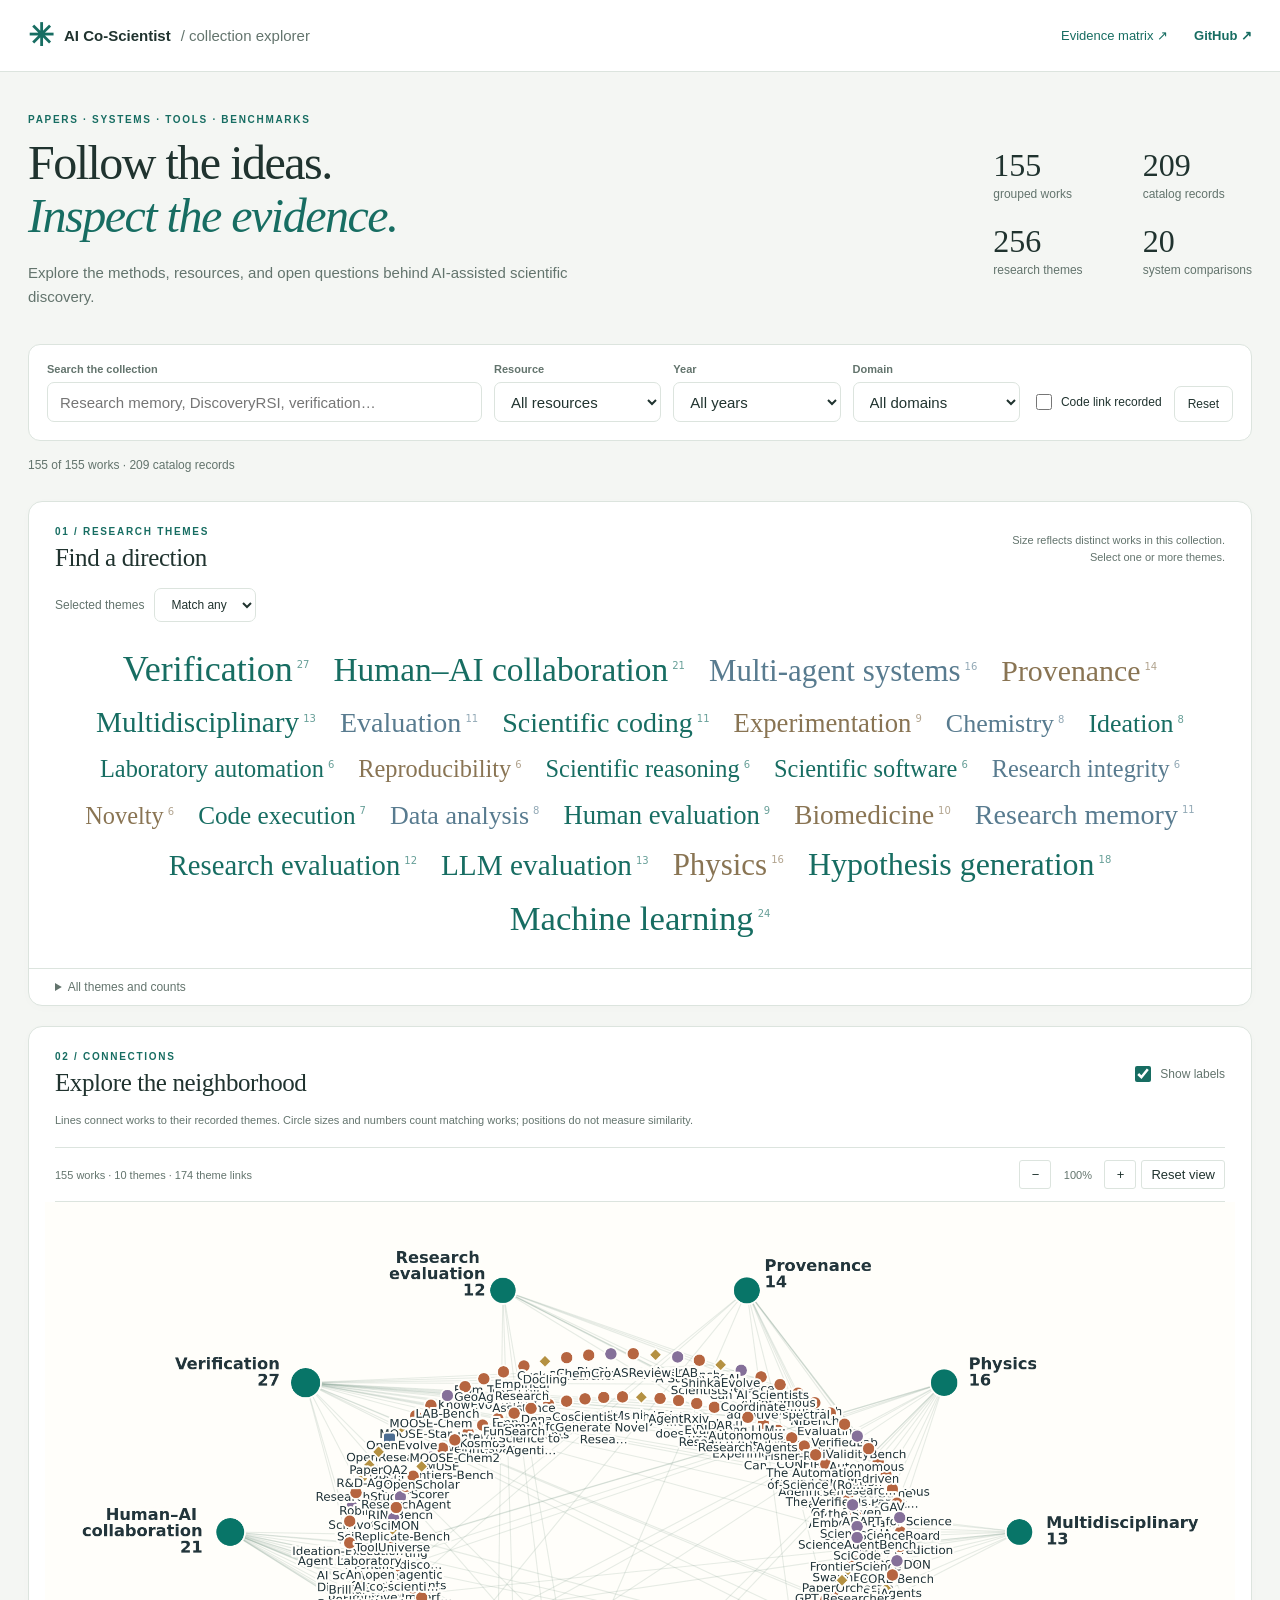
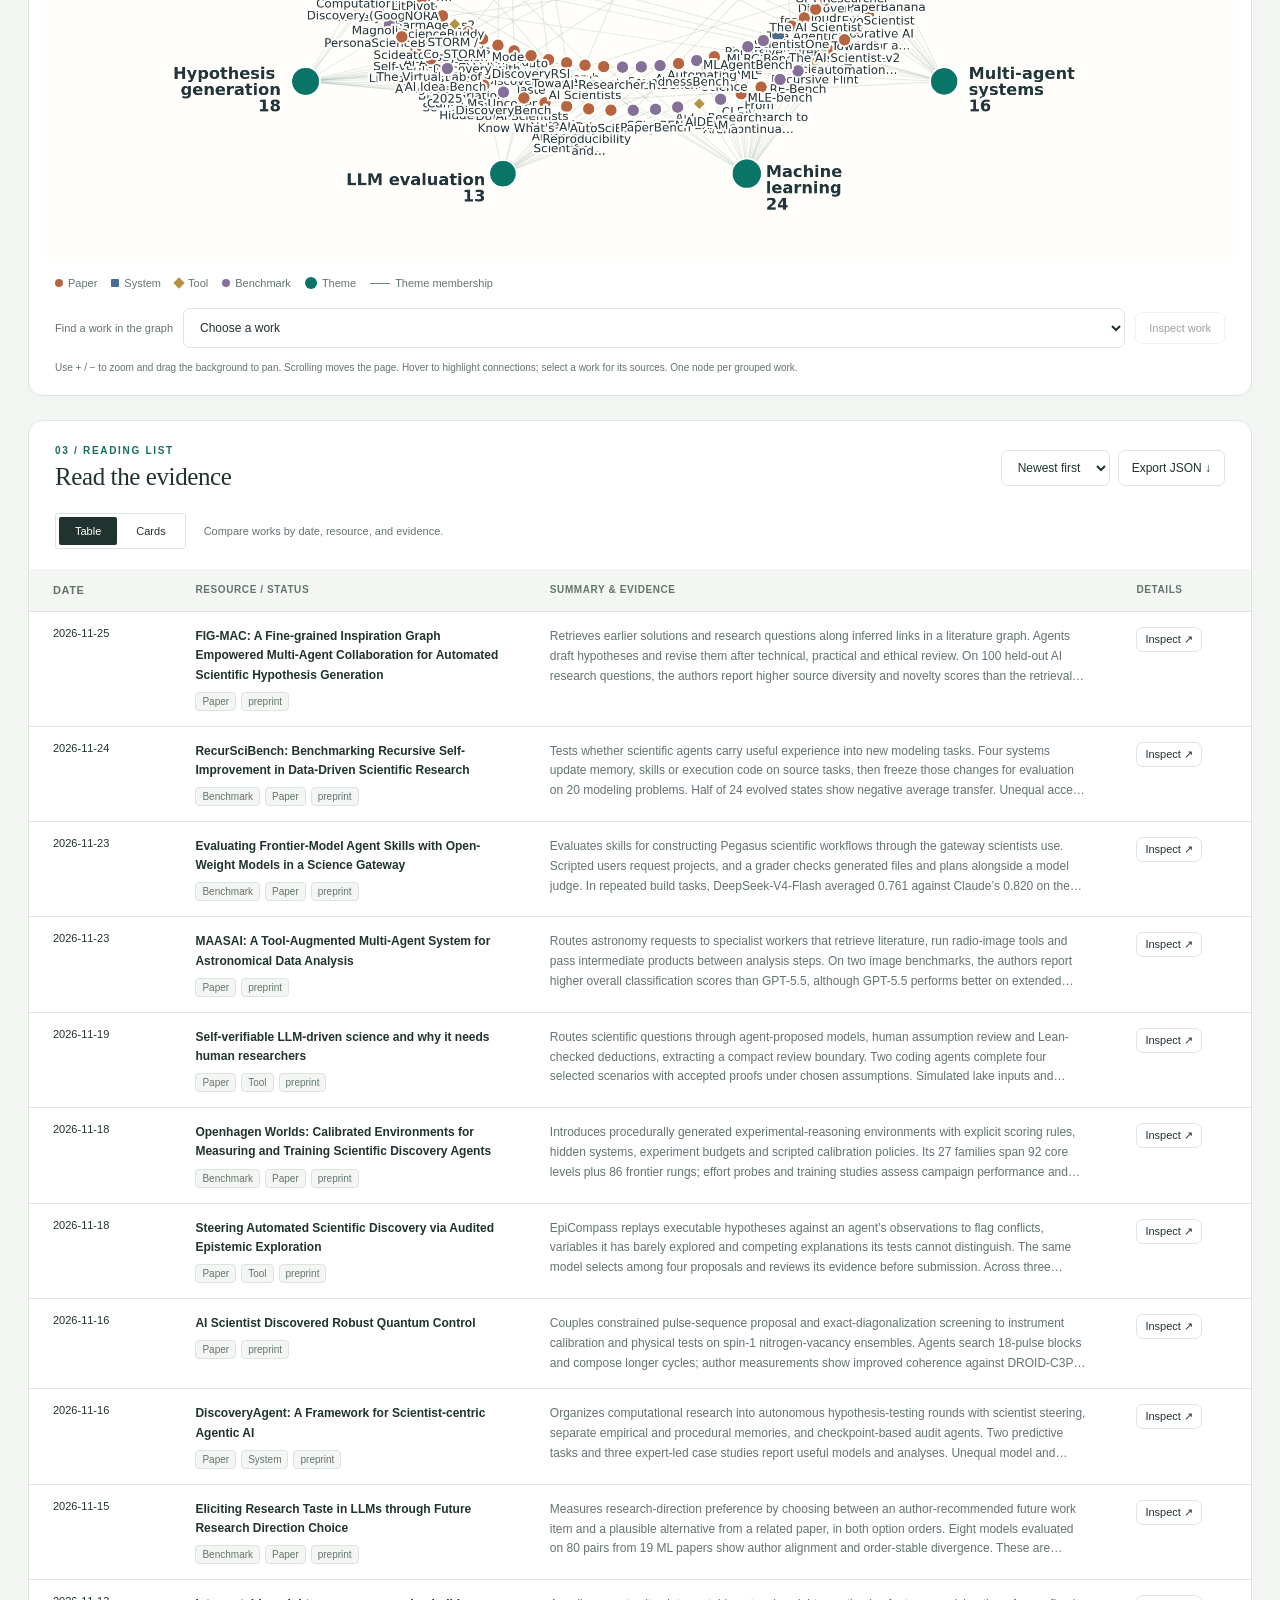
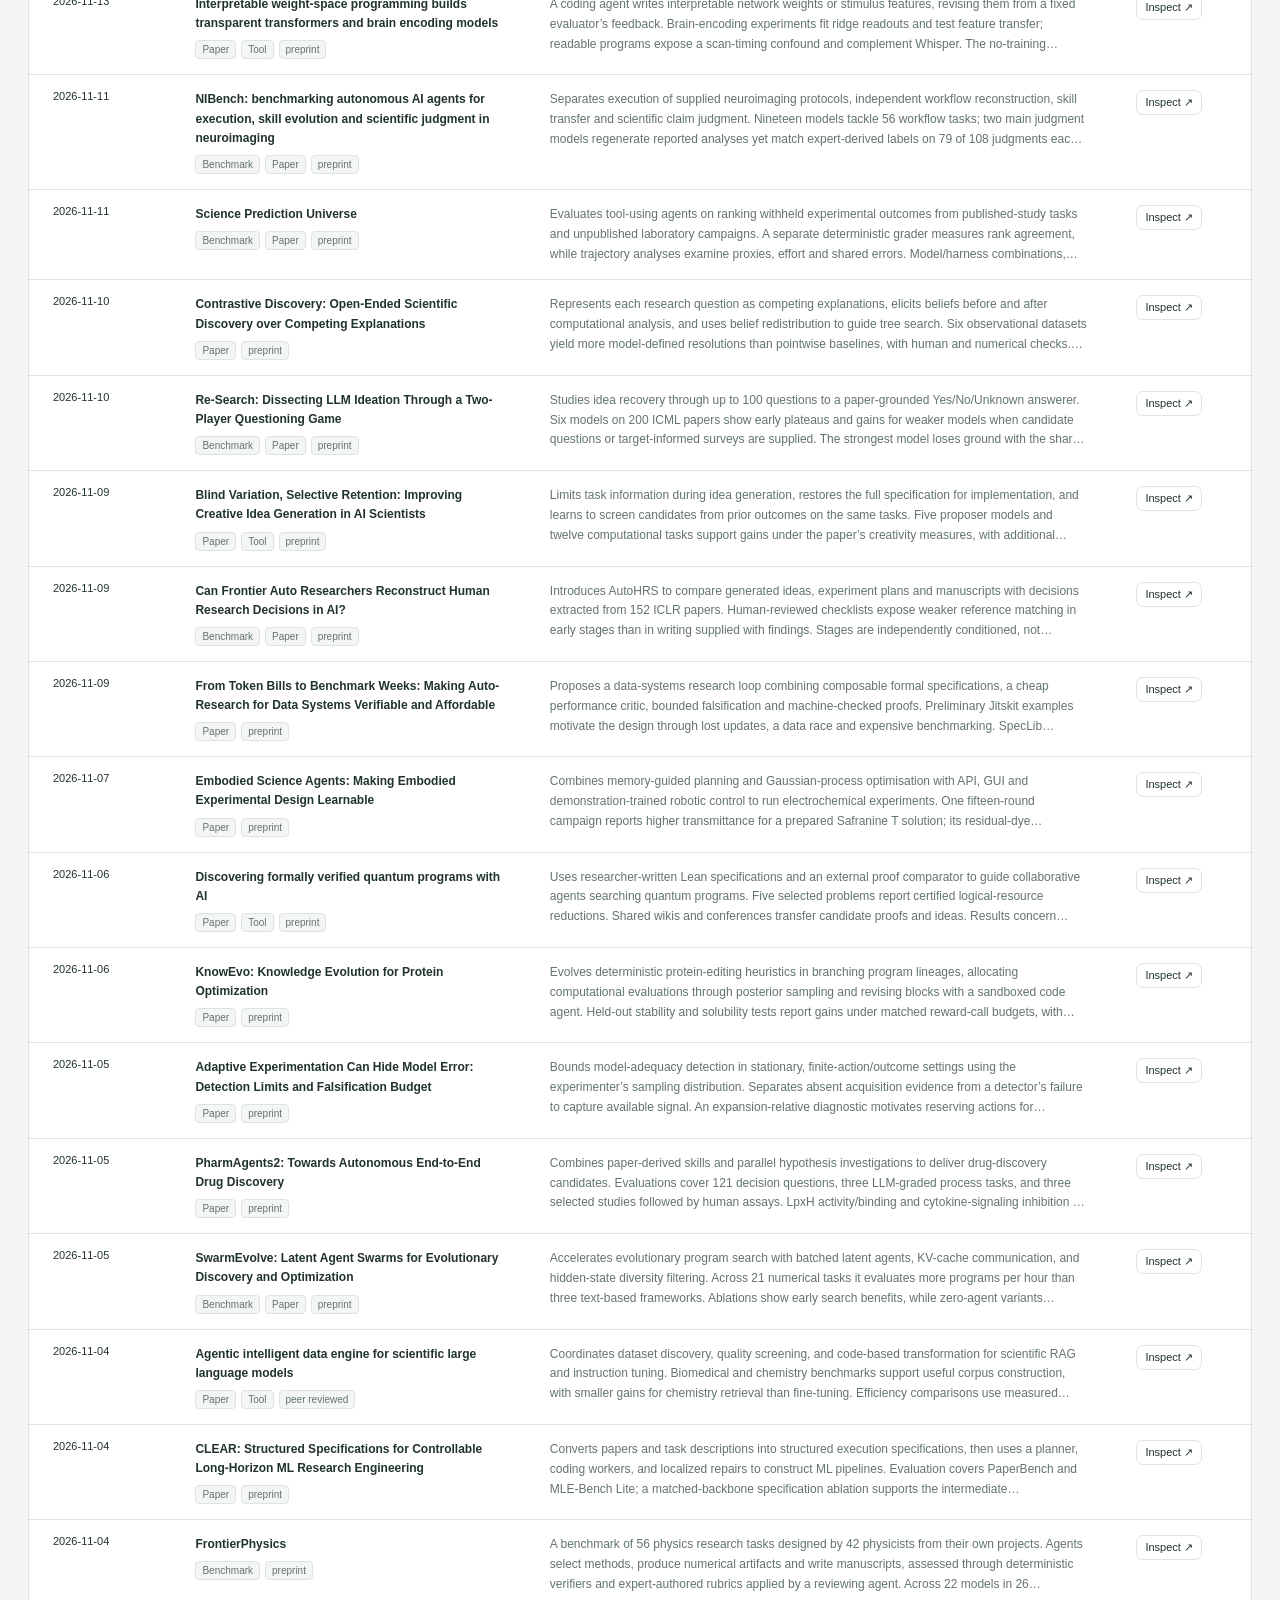
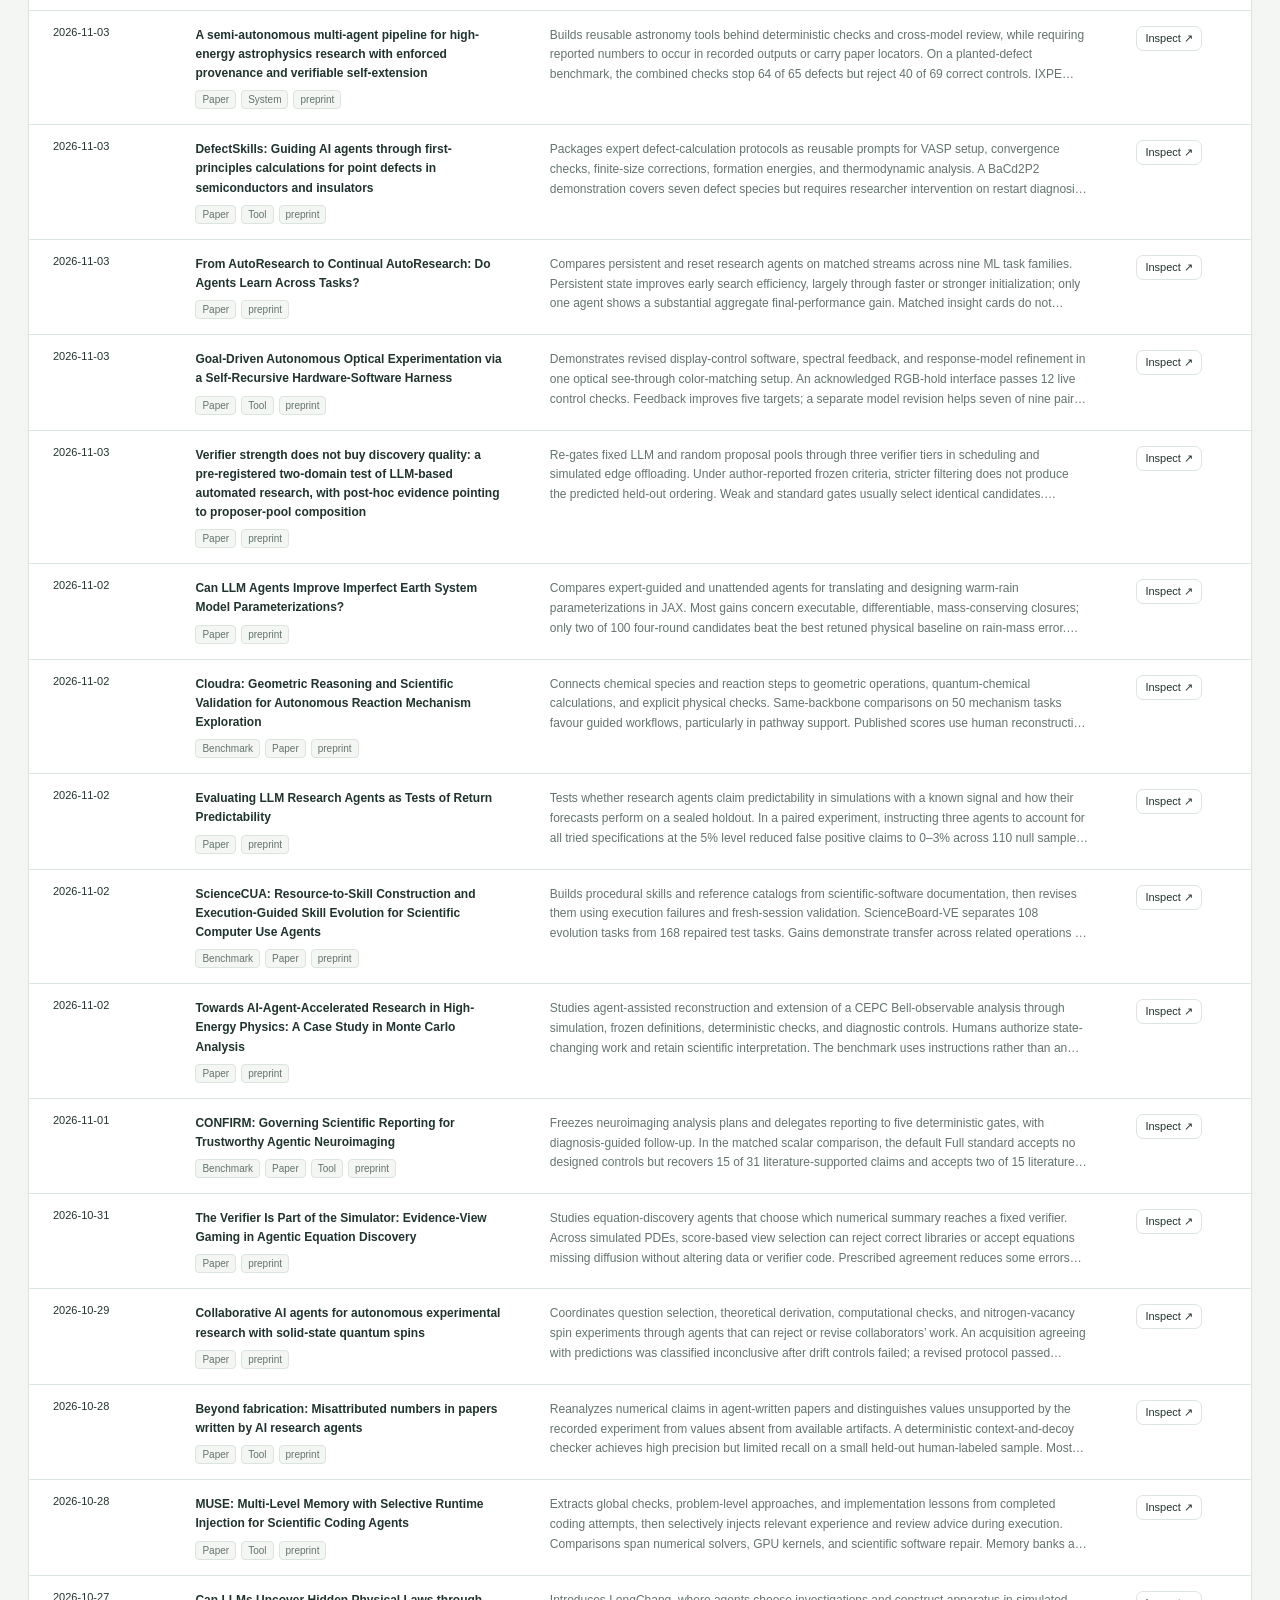
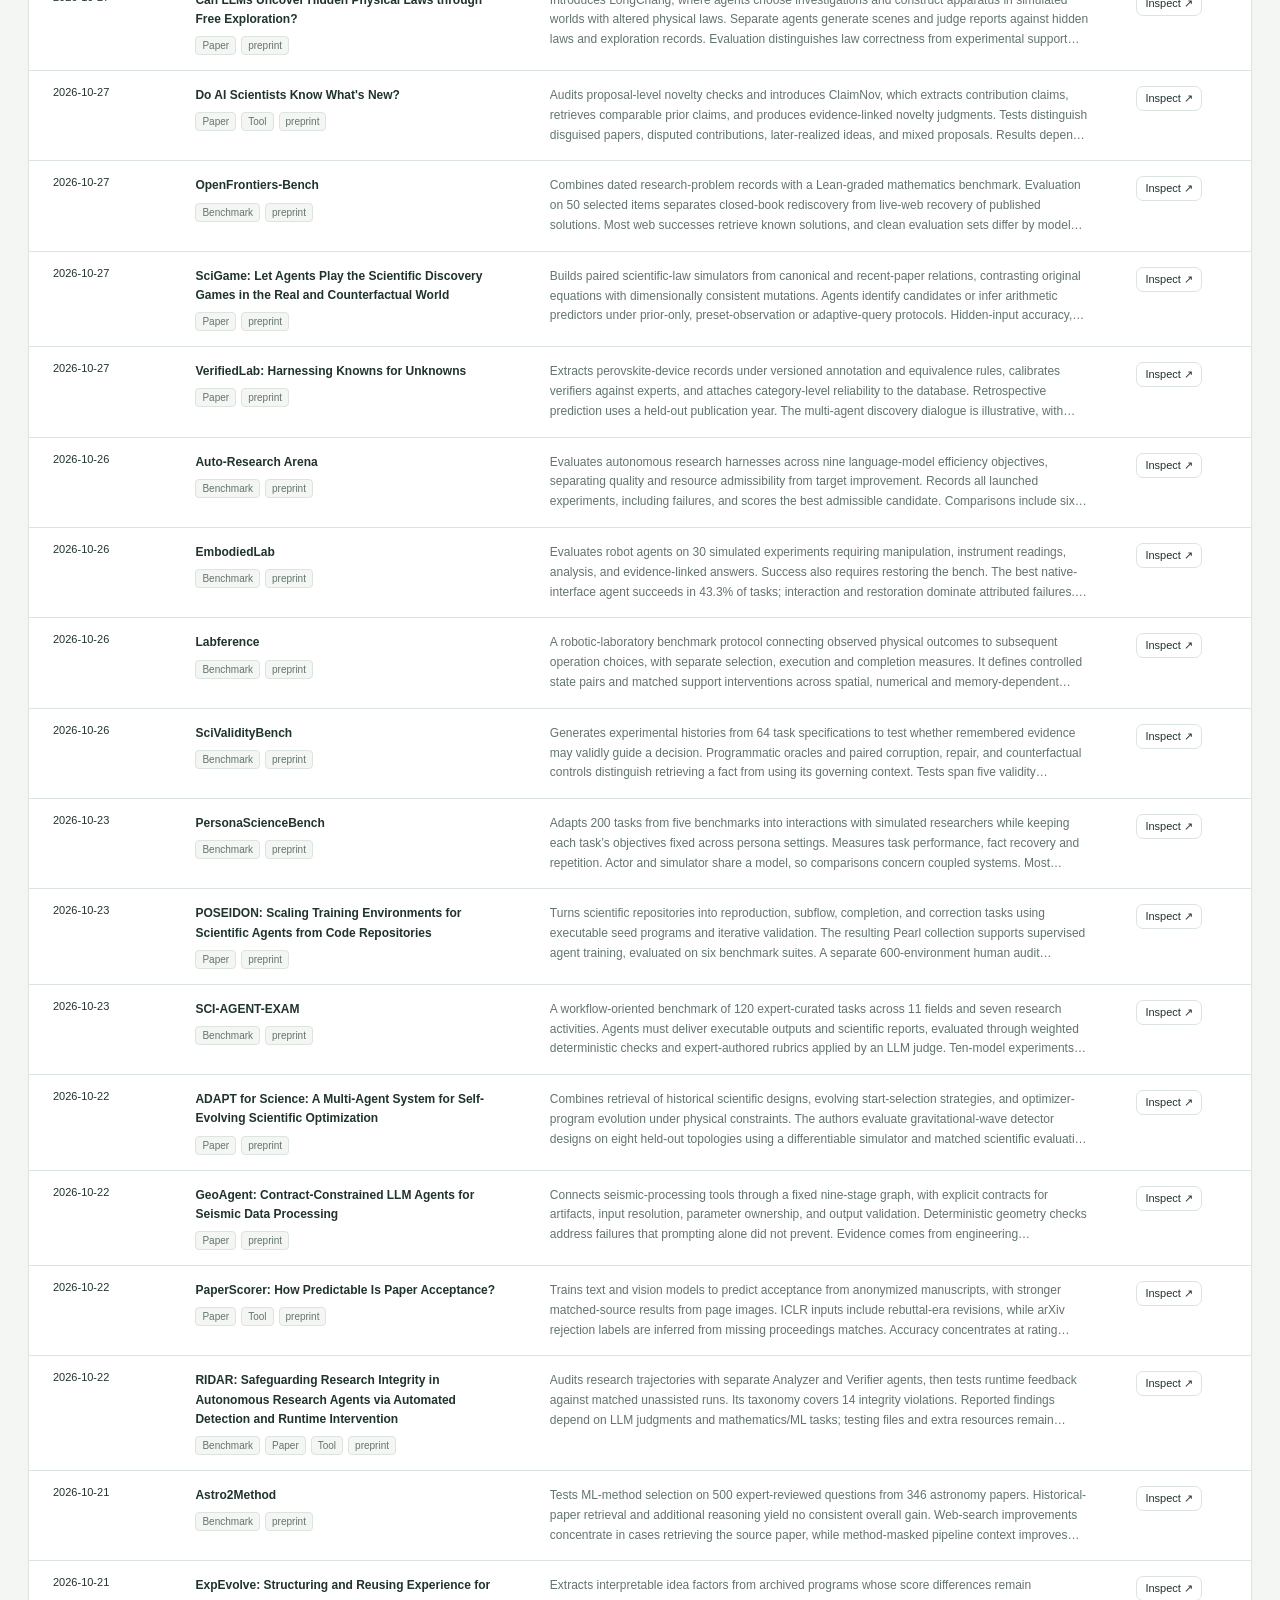
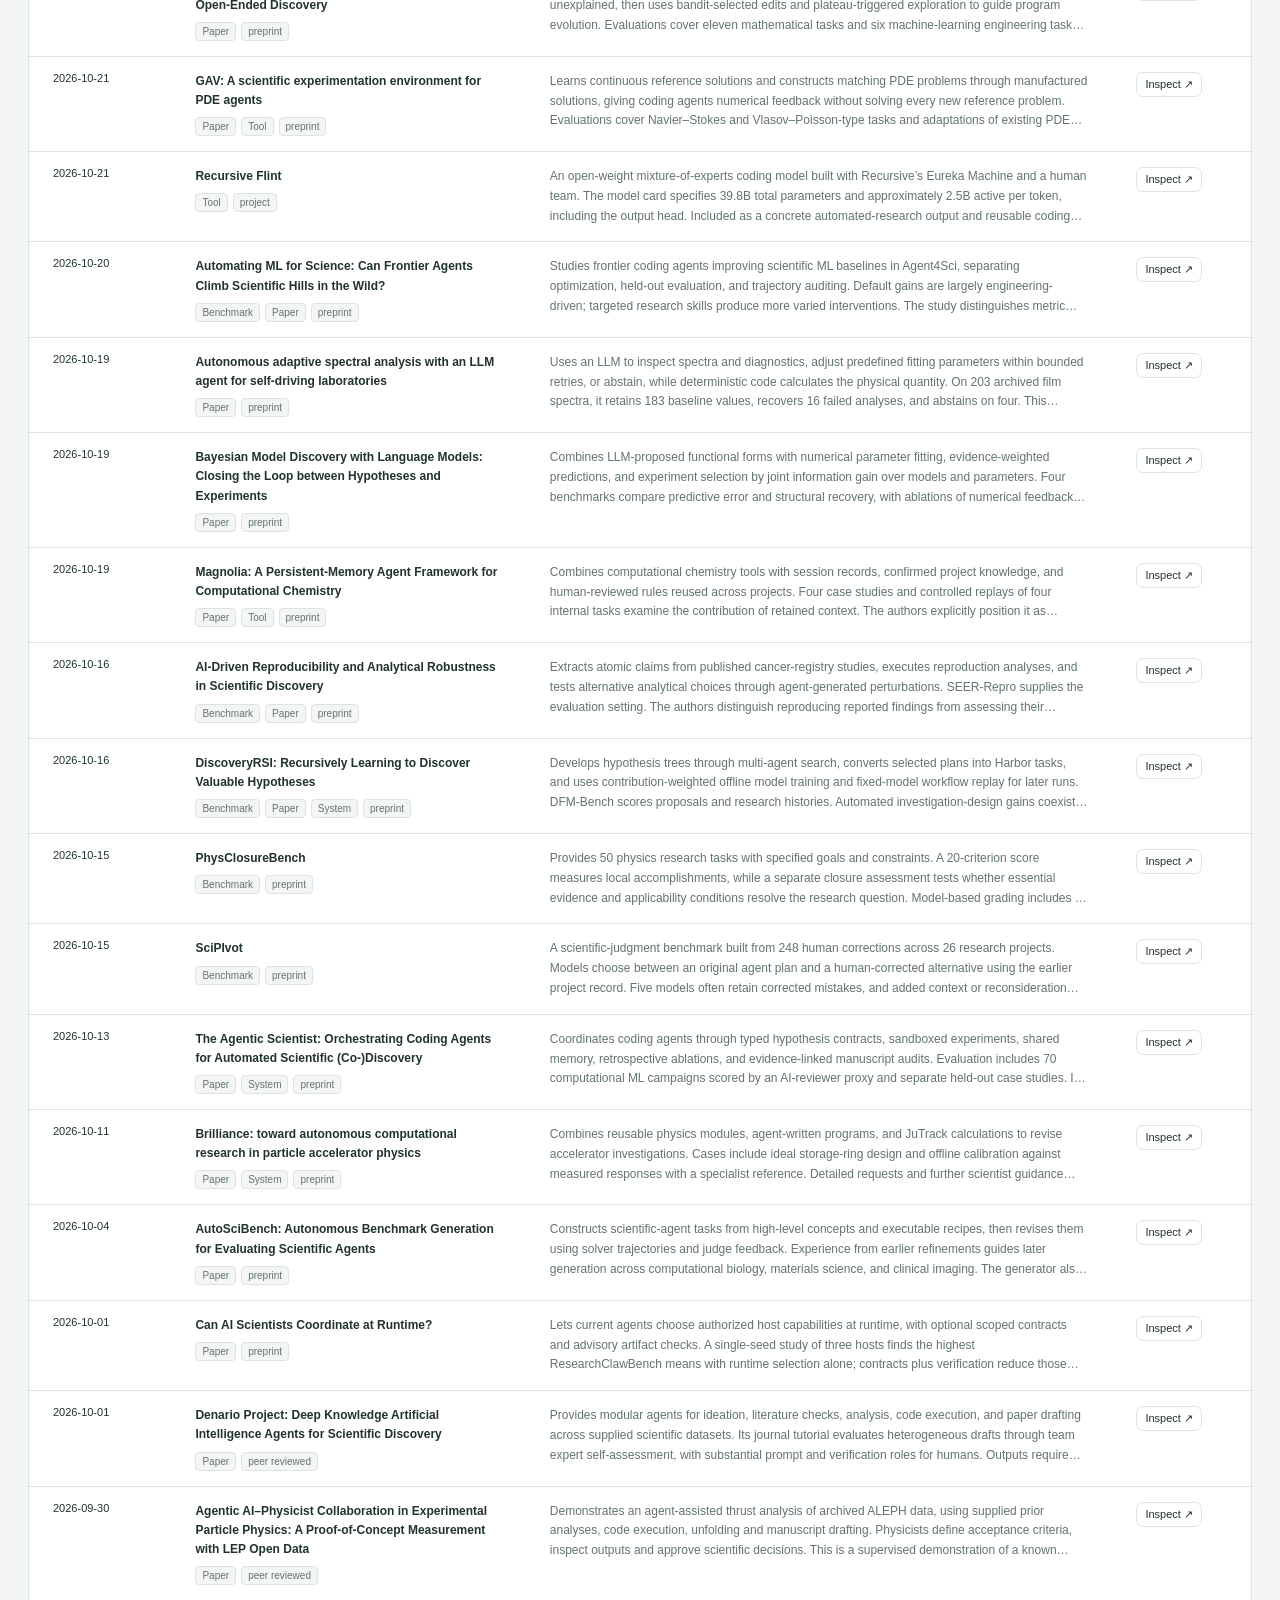
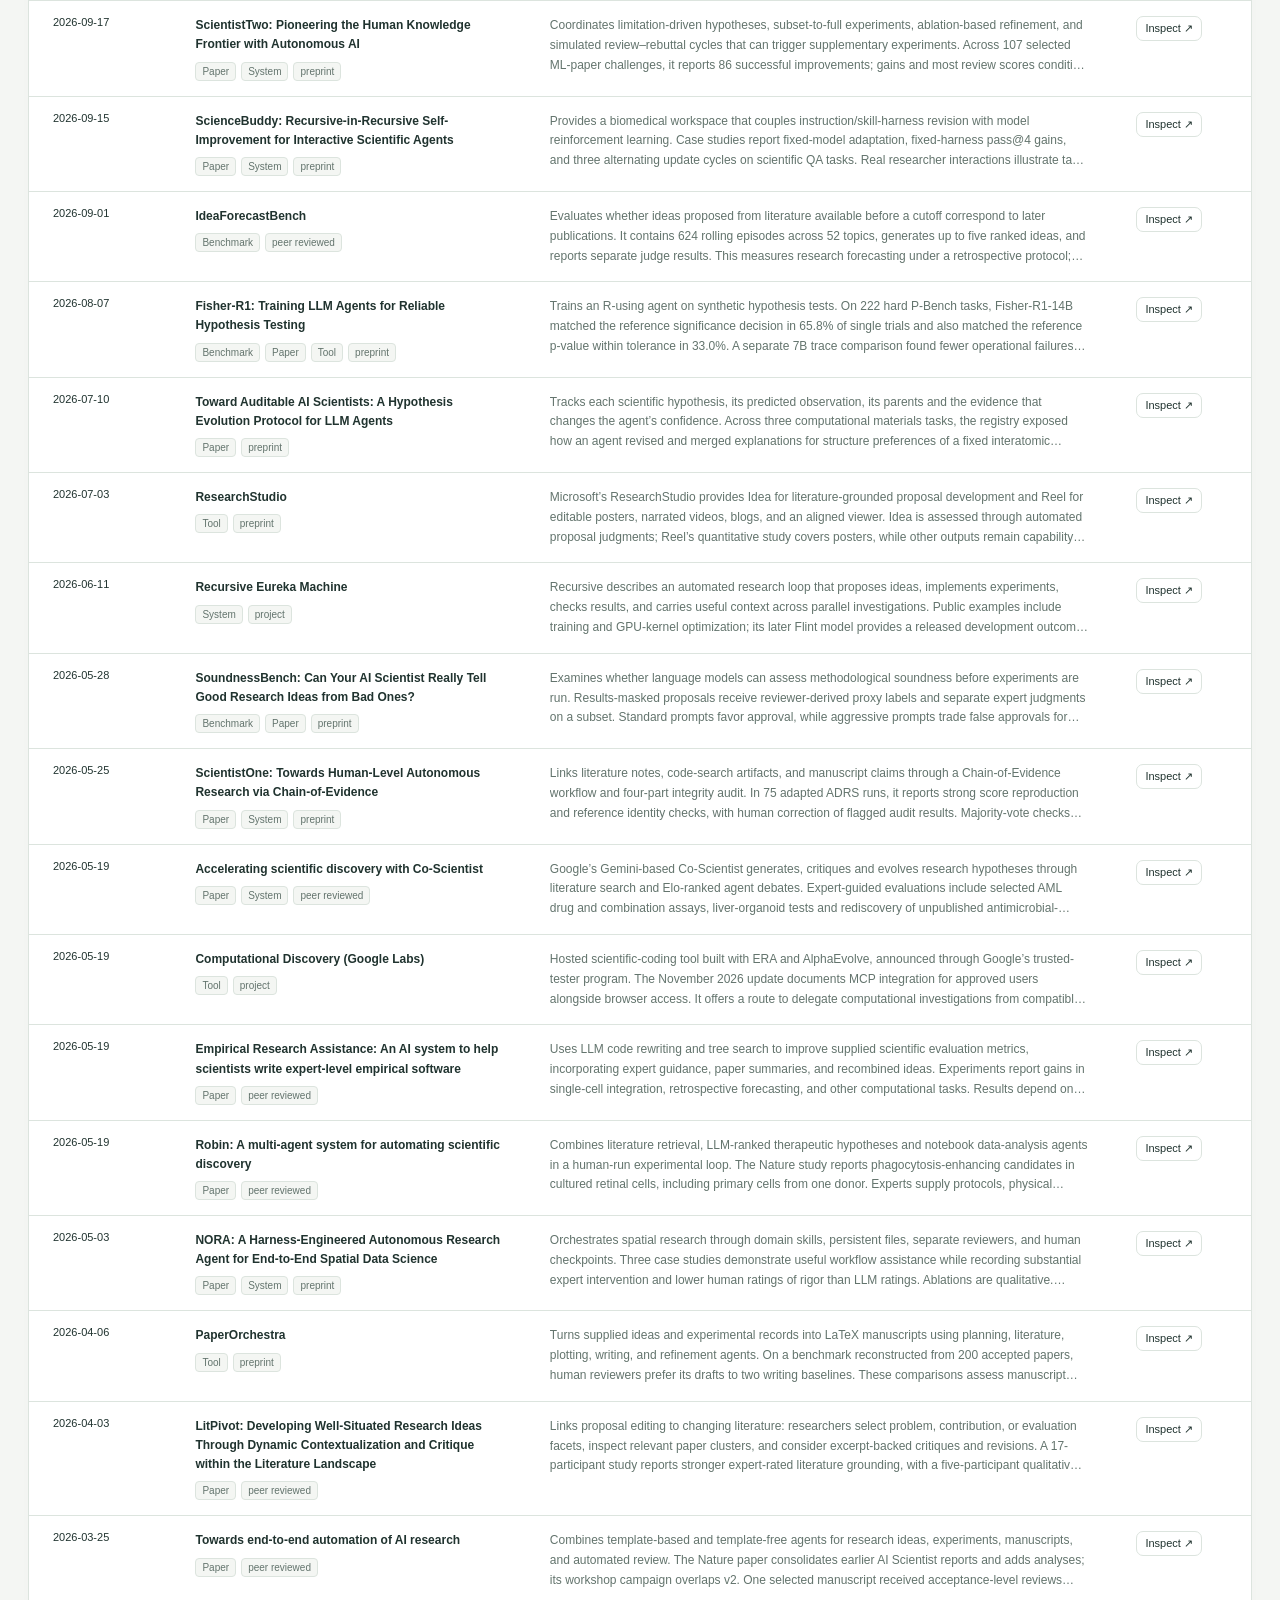
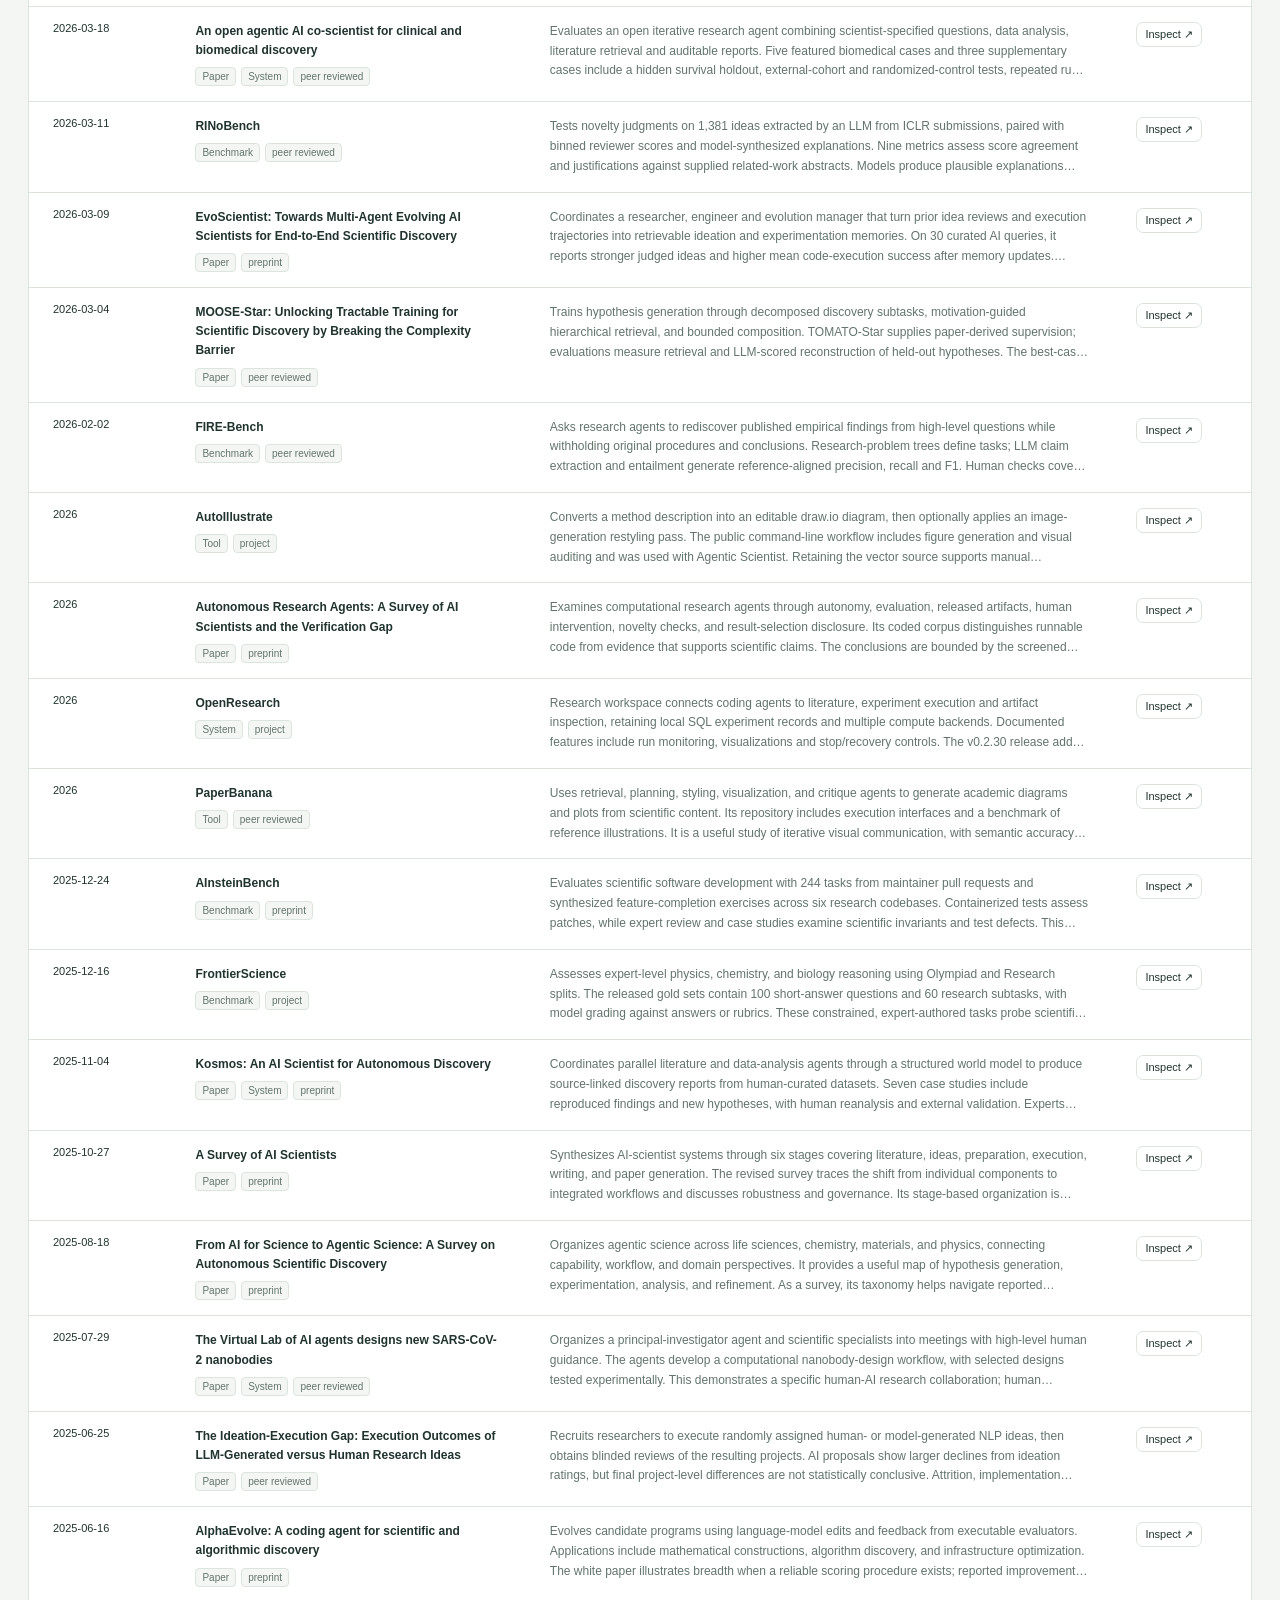
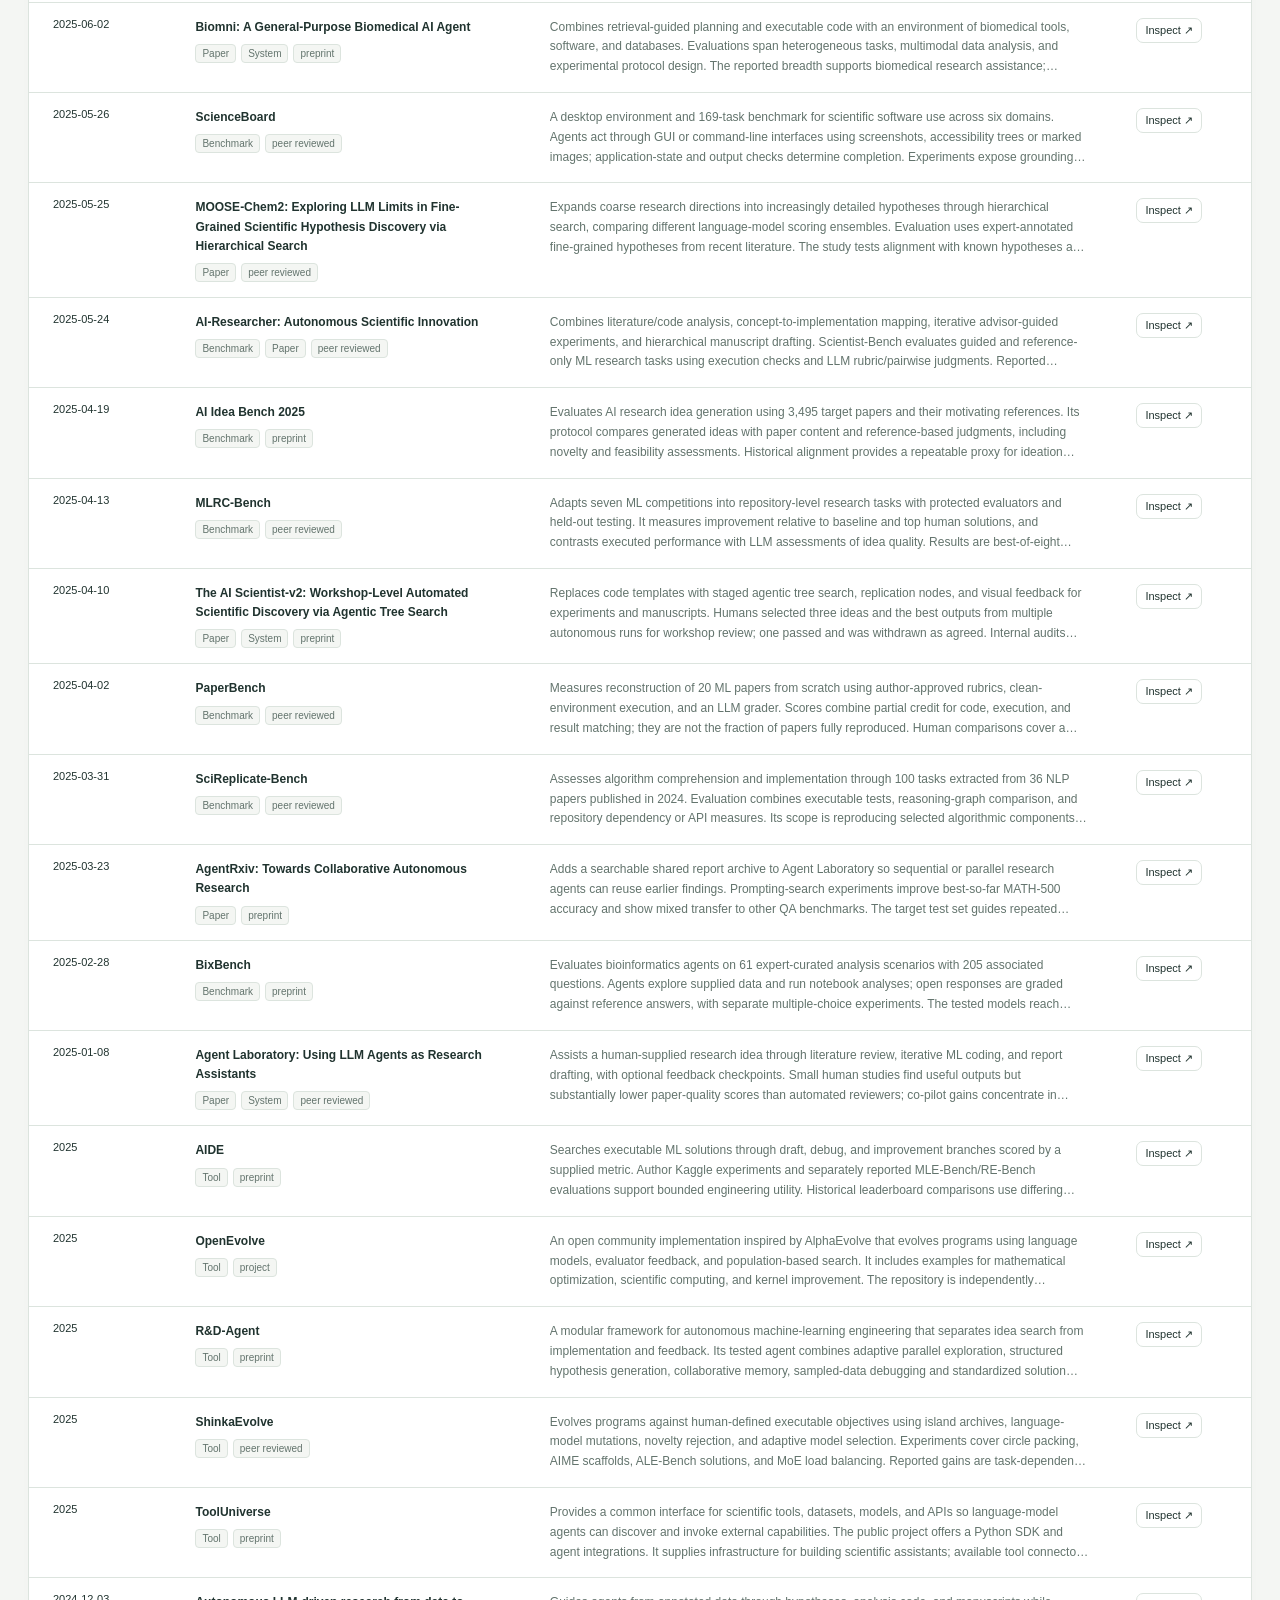
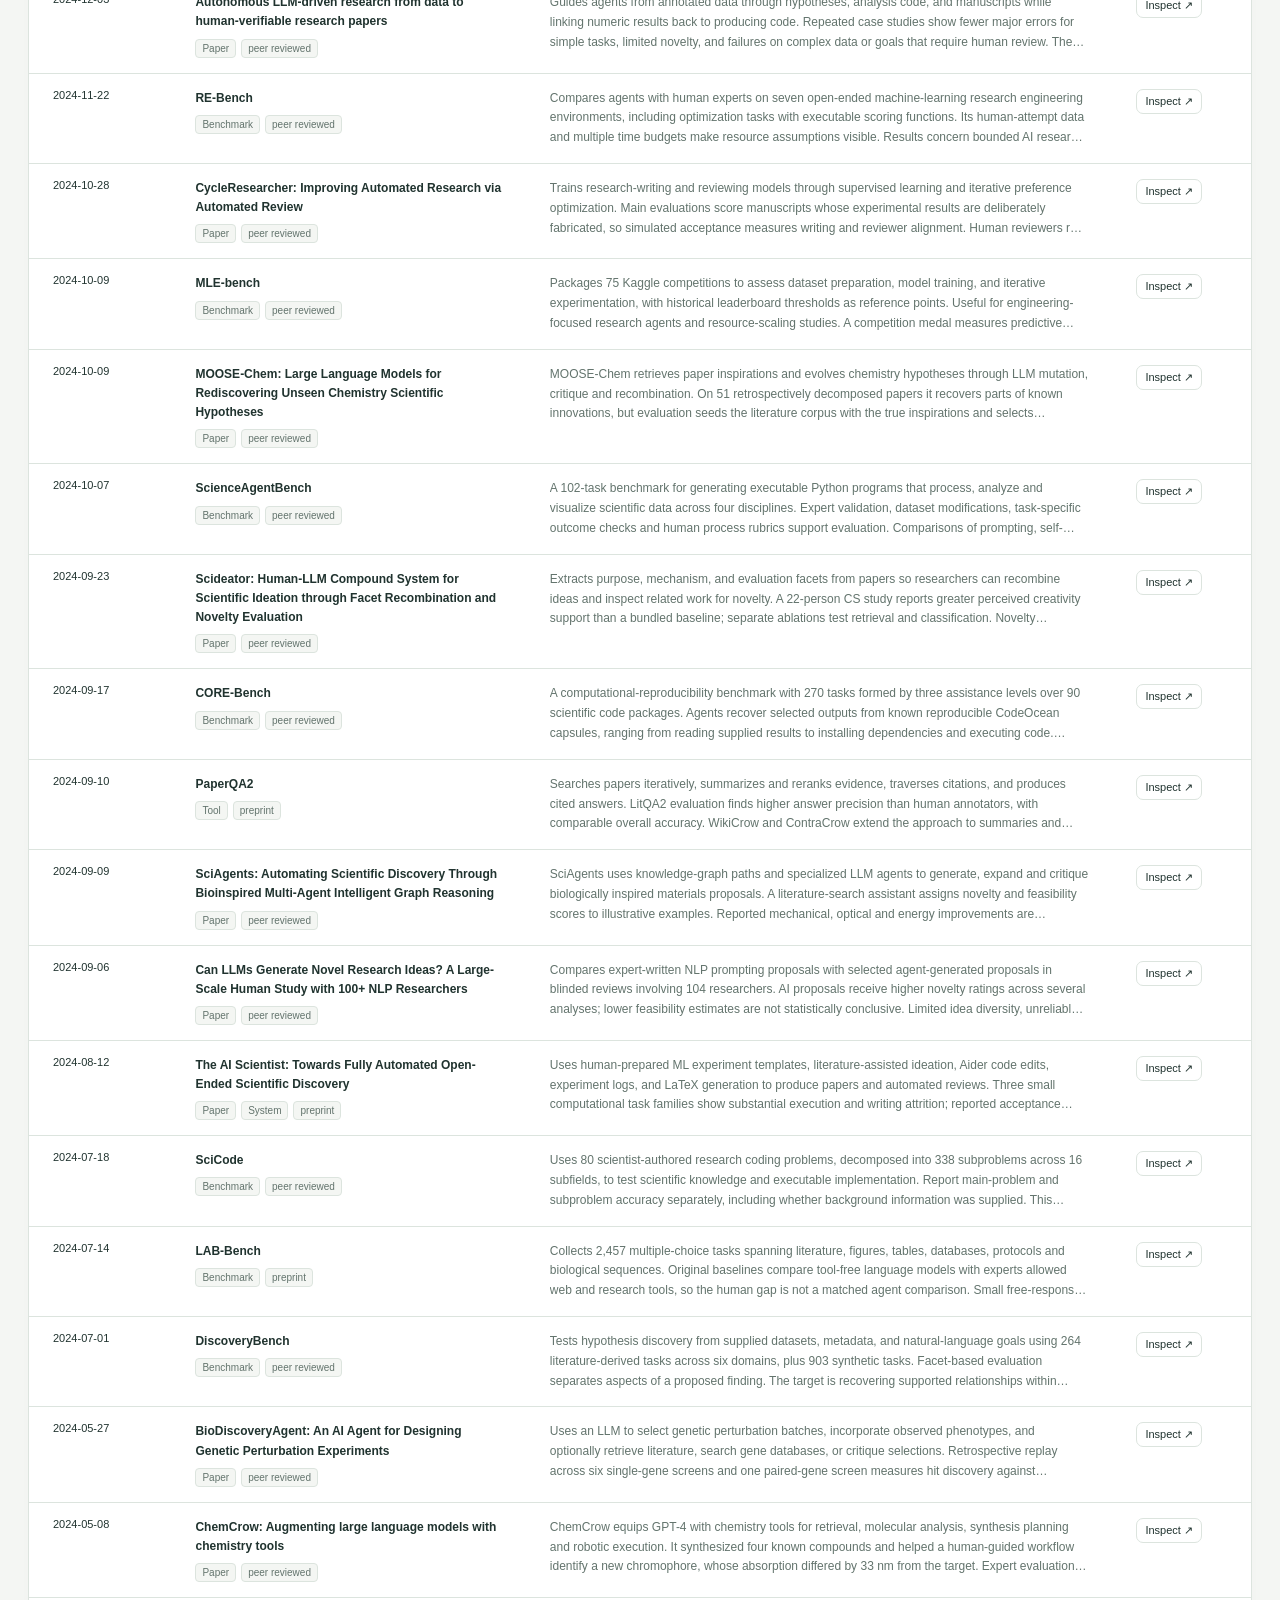
<file: site/index.html>
<!doctype html>
<html lang="en">
<head>
<meta charset="utf-8"><meta name="viewport" content="width=device-width,initial-scale=1">
<meta name="description" content="Explore AI co-scientist papers, systems, tools, and benchmarks through research themes and documented connections.">
<meta name="color-scheme" content="light dark">
<title>Explore · Awesome AI Co-Scientist</title>
<link rel="icon" href="favicon.svg" type="image/svg+xml">
<link rel="stylesheet" href="styles.css?v=reading-views-5">
<script defer src="vendor/cytoscape.min.js" integrity="sha384-lyd1lDWZ623YSUJ/wMQH50y+T81dWKJk7ZoFdYWXQS83b0+QpW0pgdfXEnQnXL/X"></script>
<script type="module" src="app.mjs?v=stable-graph-6"></script>
</head>
<body>
<a class="skip" href="#results">Skip to results</a>
<header class="topbar"><a class="brand" href="https://github.com/duyvuleo/awesome-ai-co-scientist"><span class="brand-icon" aria-hidden="true">✳</span> AI Co-Scientist <span class="brand-label">/ collection explorer</span></a><nav><a href="https://github.com/duyvuleo/awesome-ai-co-scientist/blob/main/docs/capability-matrix.md">Evidence matrix ↗</a><a class="repo-link" href="https://github.com/duyvuleo/awesome-ai-co-scientist">GitHub ↗</a></nav></header>
<main>
<section class="intro"><div><p class="eyebrow">PAPERS · SYSTEMS · TOOLS · BENCHMARKS</p><h1>Follow the ideas.<br><em>Inspect the evidence.</em></h1><p class="lede">Explore the methods, resources, and open questions behind AI-assisted scientific discovery.</p></div><div class="collection-stats" id="collection-stats"><span>Loading collection…</span></div></section>
<div id="error" class="error" hidden role="alert"></div>
<noscript><p class="error">This explorer requires JavaScript. The <a href="https://github.com/duyvuleo/awesome-ai-co-scientist">annotated Markdown catalogs</a> remain available without it.</p></noscript>
<section class="filters" aria-label="Filter the collection">
<label class="search-label"><span>Search the collection</span><input id="search" type="search" placeholder="Research memory, DiscoveryRSI, verification…" autocomplete="off"></label>
<label><span>Resource</span><select id="kind"><option value="">All resources</option><option value="paper">Papers</option><option value="system">Systems</option><option value="tool">Tools</option><option value="benchmark">Benchmarks</option></select></label>
<label><span>Year</span><select id="year"><option value="">All years</option></select></label>
<label><span>Domain</span><select id="domain"><option value="">All domains</option></select></label>
<label class="check-label"><input id="code" type="checkbox"> Code link recorded</label>
<button id="reset" class="quiet">Reset</button>
</section>
<div class="selection-line"><p id="match-count" role="status" aria-live="polite">Loading…</p><div id="active-filters"></div></div>
<section class="themes card" aria-labelledby="themes-heading">
<div class="section-heading"><div><p class="eyebrow">01 / RESEARCH THEMES</p><h2 id="themes-heading">Find a direction</h2></div><p>Size reflects distinct works in this collection.<br>Select one or more themes.</p></div>
<div class="theme-controls"><label for="match">Selected themes</label><select id="match"><option value="any">Match any</option><option value="all">Match all</option></select><button id="clear-themes" class="quiet" hidden>Clear themes</button></div>
<div id="cloud" class="cloud" aria-label="Clickable research themes"></div>
<details class="topic-details"><summary>All themes and counts</summary><div id="topic-counts" class="topic-counts"></div></details>
</section>
<div class="explore-grid">
<section class="graph-card card" aria-labelledby="graph-heading">
<div class="section-heading"><div><p class="eyebrow">02 / CONNECTIONS</p><h2 id="graph-heading">Explore the neighborhood</h2></div><label class="label-toggle"><input id="labels" type="checkbox" checked> Show labels</label></div>
<p id="graph-note" class="graph-note"></p>
<div class="graph-toolbar"><p id="graph-count" role="status"></p><div class="graph-controls"><button id="zoom-out" aria-label="Zoom out">−</button><output id="graph-zoom" aria-label="Graph zoom">100%</output><button id="zoom-in" aria-label="Zoom in">+</button><button id="fit" aria-label="Fit graph">Reset view</button></div></div>
<div class="graph-shell"><div id="graph" role="img" aria-label="Interactive resource graph. The same works are available in the accessible results table below."></div><p id="graph-empty" class="graph-empty" hidden>No works match these filters.</p><div id="graph-tooltip" class="graph-tooltip" hidden></div></div>
<div class="legend graph-legend"><span><i class="dot paper"></i>Paper</span><span><i class="dot system"></i>System</span><span><i class="dot tool"></i>Tool</span><span><i class="dot benchmark"></i>Benchmark</span><span><i class="dot theme"></i>Theme</span><span class="membership-key">Theme membership</span></div>
<div class="graph-picker"><label for="graph-work">Find a work in the graph</label><select id="graph-work"></select><button id="graph-open" disabled>Inspect work</button></div>
<p class="graph-foot">Use + / − to zoom and drag the background to pan. Scrolling moves the page. Hover to highlight connections; select a work for its sources. One node per grouped work.</p>
</section>
<aside id="inspector" hidden class="inspector card" aria-label="Selected work details"><div id="detail"></div></aside>
</div>
<section class="results card" id="results" aria-labelledby="results-heading">
<div class="section-heading"><div><p class="eyebrow">03 / READING LIST</p><h2 id="results-heading">Read the evidence</h2></div><div class="table-controls"><label><span class="sr-only">Sort results</span><select id="sort"><option value="newest">Newest first</option><option value="oldest">Oldest first</option><option value="name">Name</option></select></label><button id="export" class="quiet">Export JSON ↓</button></div></div>
<div class="reading-view-bar"><div class="view-switch" role="group" aria-label="Reading list view"><button id="view-table" type="button" aria-pressed="true" aria-controls="reading-table">Table</button><button id="view-cards" type="button" aria-pressed="false" aria-controls="reading-cards">Cards</button></div><p id="view-help">Compare works in the table, or switch to cards for full summaries.</p></div>
<div id="reading-table" class="table-scroll"><table><thead><tr><th>Date</th><th>Resource / status</th><th>Summary &amp; evidence</th><th>Details</th></tr></thead><tbody id="rows"></tbody></table></div>
<div id="reading-cards" class="reading-cards" hidden></div>
<p id="empty" class="empty" hidden>No matching works. Clear a filter or try a broader search.</p>
</section>
<footer><div><strong>A map of the collection, not a ranking.</strong><p>Connections show shared catalog themes, not citations, influence, or independent validation. Source inspection is distinct from independent reproduction.</p></div><div><a href="https://github.com/duyvuleo/awesome-ai-co-scientist/blob/main/docs/explorer.md">Methods &amp; coverage ↗</a><a href="https://github.com/duyvuleo/awesome-ai-co-scientist/blob/main/CONTRIBUTING.md">Suggest a correction ↗</a><span id="source-date"></span></div></footer>
</main>
</body></html>
</file>
<file: site/styles.css>
:root{color-scheme:light;--bg:#f4f6f3;--surface:#fff;--ink:#20332f;--muted:#63746d;--line:#dce4de;--edge:#aec5b8;--accent:#176d62;--accent-soft:#e9f3ef;--paper:#4887a5;--system:#8871ac;--tool:#bd8650;--benchmark:#66875c;--shadow:0 2px 12px #20332f04;font-family:Inter,ui-sans-serif,-apple-system,BlinkMacSystemFont,"Segoe UI",sans-serif;font-size:15px}
*{box-sizing:border-box}body{margin:0;background:var(--bg);color:var(--ink)}a{color:var(--accent);text-underline-offset:3px}button,input,select{font:inherit}button,select{cursor:pointer}button{border:1px solid var(--line);border-radius:7px;padding:9px 13px;background:var(--surface);color:var(--ink)}button:hover{background:var(--accent-soft);border-color:var(--accent)}button:focus-visible,a:focus-visible,input:focus-visible,select:focus-visible,summary:focus-visible{outline:3px solid #42a996;outline-offset:3px}button:disabled{opacity:.45;cursor:default}[hidden]{display:none!important}.topbar{height:72px;border-bottom:1px solid var(--line);background:var(--surface);display:flex;align-items:center;justify-content:space-between;padding:0 max(28px,calc((100vw - 1400px)/2))}.brand{text-decoration:none;font-weight:650;color:var(--ink);display:flex;align-items:center;gap:10px}.brand-icon{font-size:31px;color:var(--accent)}.brand-label{font-weight:400;color:var(--muted)}nav{display:flex;gap:26px;font-size:13px}nav a{text-decoration:none}.repo-link{font-weight:650}main{max-width:1400px;margin:auto;padding:42px 28px 22px}.intro{display:flex;justify-content:space-between;align-items:center;gap:40px;margin-bottom:34px}.eyebrow{font-size:10px;letter-spacing:1.7px;font-weight:700;color:var(--accent);margin:0 0 12px}h1{font-family:Georgia,"Times New Roman",serif;font-size:48px;font-weight:400;line-height:1.1;letter-spacing:-1.5px;margin:0}h1 em{color:var(--accent);font-weight:400}.lede{color:var(--muted);max-width:570px;line-height:1.65;margin:18px 0 0}.collection-stats{display:grid;grid-template-columns:repeat(2,1fr);gap:22px 40px;min-width:250px}.collection-stats strong{font-family:Georgia,serif;font-size:32px;font-weight:400;display:block}.collection-stats span{font-size:12px;color:var(--muted)}.filters{display:flex;gap:12px;align-items:end;flex-wrap:wrap;background:var(--surface);border:1px solid var(--line);padding:18px;border-radius:12px}.filters label{display:flex;flex-direction:column;gap:7px;flex:1;min-width:112px}.filters label>span{font-size:11px;font-weight:600;color:var(--muted)}.filters .search-label{flex:2.6;min-width:240px}input[type=search],select{background:var(--surface);color:var(--ink);border:1px solid var(--line);border-radius:7px;height:40px;padding:0 12px;min-width:0}input[type=checkbox]{accent-color:var(--accent);width:16px;height:16px}.filters .check-label{flex:0 0 auto;flex-direction:row;align-items:center;min-height:40px;gap:6px;font-size:12px}.quiet{font-size:12px;white-space:nowrap;min-height:36px}.selection-line{min-height:48px;display:flex;align-items:center;justify-content:space-between;gap:15px;margin-bottom:12px}.selection-line p{font-size:12px;color:var(--muted)}#active-filters{display:flex;flex-wrap:wrap;gap:6px}#active-filters button{font-size:11px;padding:5px 9px;background:var(--accent-soft);color:var(--accent);border-radius:20px}.card{background:var(--surface);border:1px solid var(--line);border-radius:14px;box-shadow:var(--shadow);overflow:hidden}.section-heading{display:flex;justify-content:space-between;align-items:center;gap:20px;padding:24px 26px 8px}h2{font:400 25px Georgia,serif;letter-spacing:-.4px;margin:0}.section-heading .eyebrow{margin-bottom:7px}.section-heading>p{font-size:11px;line-height:1.6;color:var(--muted);text-align:right;margin:0}.themes{margin-bottom:20px}.cloud{display:flex;flex-wrap:wrap;align-items:baseline;justify-content:center;gap:6px 20px;padding:22px 38px 24px;min-height:145px}.cloud button{font-family:Georgia,serif;line-height:1.2;border:0;border-radius:6px;background:none;padding:4px 2px;color:var(--accent);transition:color .12s}.cloud button:nth-child(3n){color:#587b8f}.cloud button:nth-child(4n){color:#897453}.cloud button:hover,.cloud button[aria-pressed=true]{background:var(--accent-soft);box-shadow:0 2px 0 var(--accent);color:var(--accent)}.cloud sup{font:10px ui-sans-serif,system-ui;vertical-align:super;opacity:.65;margin-left:4px}.topic-details{border-top:1px solid var(--line);font-size:12px;padding:11px 26px;color:var(--muted)}summary{cursor:pointer}.topic-counts{display:grid;grid-template-columns:repeat(4,1fr);gap:7px;padding:16px 0}.topic-counts button{display:flex;justify-content:space-between;font-size:11px;text-align:left}.explore-grid{display:grid;grid-template-columns:minmax(0,1fr);gap:20px;margin-bottom:24px}.explore-grid.has-selection{grid-template-columns:minmax(0,1fr) 350px}.graph-note{margin:7px 26px 0;font-size:11px;color:var(--muted);line-height:1.6}.graph-shell{position:relative;margin:12px 12px 0;border-radius:8px;background-image:radial-gradient(var(--line) .7px,transparent .7px);background-size:19px 19px}#graph{height:470px;width:100%}.graph-controls{position:absolute;bottom:14px;left:14px;display:flex;gap:5px}.graph-controls button{min-width:32px;padding:6px 9px;font-size:13px;box-shadow:0 1px 8px #20332f0a}.graph-empty{position:absolute;top:42%;width:100%;text-align:center;color:var(--muted)}.graph-tooltip{position:absolute;top:12px;left:12px;right:12px;pointer-events:none;background:var(--surface);border:1px solid var(--line);border-radius:6px;padding:8px 10px;font-size:12px;z-index:2}.legend{display:flex;gap:14px;flex-wrap:wrap;padding:15px 26px 7px;font-size:11px;color:var(--muted)}.legend span{display:flex;align-items:center;gap:5px}.dot{display:inline-block;width:8px;height:8px;border-radius:50%;background:var(--muted)}.paper{background:var(--paper)}.system{background:var(--system)}.tool{background:var(--tool)}.benchmark{background:var(--benchmark)}.theme{background:var(--accent);border-radius:2px}.graph-foot{margin:0;padding:0 26px 19px;font-size:10px;color:var(--muted);line-height:1.6}.inspector{padding:25px;max-height:650px;overflow:auto}.inspector h2{font-size:24px;line-height:1.3}.inspector h3{font-size:13px;margin:22px 0 9px}.inspector p{font-size:12px;line-height:1.75;color:var(--muted)}.inspector .detail-summary{font-size:13px;color:var(--ink)}.detail-top{display:flex;justify-content:space-between;align-items:center}.detail-top button{border:0;padding:2px 7px;font-size:22px}.chips{display:flex;flex-wrap:wrap;gap:5px;margin:12px 0}.chip{display:inline-flex;border:1px solid var(--line);border-radius:4px;padding:3px 6px;font-size:10px;color:var(--muted);background:var(--bg)}.detail-actions{display:flex;gap:8px;flex-wrap:wrap;margin:15px 0}.detail-actions a,.detail-actions button{font-size:11px;padding:7px 10px;border:1px solid var(--line);border-radius:5px;text-decoration:none;display:inline-block;background:var(--surface)}.detail-actions .primary{background:var(--accent);color:white;border-color:var(--accent)}.record{padding:13px 0;border-top:1px solid var(--line)}.record summary{font-size:12px;color:var(--ink);font-weight:600;line-height:1.5}.record ul{padding-left:18px;font-size:11px;line-height:1.7}.record .source-meta{font-size:10px}.detail-tags{display:flex;flex-wrap:wrap;gap:5px}.detail-tags button{padding:5px 7px;font-size:10px;border-radius:20px;color:var(--accent)}.capability{margin:12px 0;border-left:2px solid #bfd3c9;padding-left:10px}.capability strong{font-size:11px}.capability p{margin:4px 0;font-size:11px}.capability small{color:var(--muted);font-size:10px}.results .section-heading{padding-bottom:22px}.table-controls{display:flex;align-items:center;gap:8px}.table-controls select{font-size:12px;height:36px}.table-scroll{overflow:auto}table{border-collapse:collapse;width:100%;font-size:12px}thead{background:var(--bg);font-size:10px;text-transform:uppercase;letter-spacing:.6px;text-align:left;color:var(--muted)}th,td{padding:15px 24px;border-bottom:1px solid var(--line);vertical-align:top}th:first-child,td:first-child{width:100px;white-space:nowrap;font-size:11px;font-variant-numeric:tabular-nums}td:nth-child(2){width:29%}td:nth-child(3){width:48%;line-height:1.65;color:var(--muted)}td:last-child{width:90px}td .work-name{padding:0;border:0;background:none;text-align:left;color:var(--ink);font-weight:600;line-height:1.6}td .work-name:hover{color:var(--accent)}td .chips{margin:7px 0 0}tr.is-selected{background:var(--accent-soft)}td .inspect{padding:5px 8px;font-size:11px}td .summary-clamp{display:-webkit-box;-webkit-line-clamp:3;-webkit-box-orient:vertical;overflow:hidden}.empty{padding:20px 26px;color:var(--muted)}footer{display:flex;gap:40px;justify-content:space-between;padding:30px 0 6px;font-size:11px;color:var(--muted);line-height:1.7}footer>div:first-child{max-width:660px}footer strong{font-weight:600;color:var(--ink)}footer p{margin:7px 0}footer>div:last-child{display:flex;flex-direction:column;gap:4px;min-width:210px}.error{padding:20px;border:1px solid #c0826d;border-radius:8px;margin:20px 0}.skip{position:absolute;left:12px;top:-60px;background:white;padding:12px;z-index:10}.skip:focus{top:10px}.sr-only{position:absolute;width:1px;height:1px;padding:0;overflow:hidden;clip:rect(0,0,0,0);white-space:nowrap}
@media(prefers-color-scheme:dark){:root{color-scheme:dark;--bg:#111c19;--surface:#192723;--ink:#e1e9e3;--muted:#a0b4aa;--line:#33483e;--edge:#789583;--accent:#80cfb8;--accent-soft:#243e33;--paper:#80b6d0;--system:#b4a0d5;--tool:#d2ac75;--benchmark:#a4c38f}.cloud button:nth-child(3n){color:#91b8cb}.cloud button:nth-child(4n){color:#c5ac88}.detail-actions .primary{color:#132b23}.empty-detail .motif{color:#49725e}}
@media(min-width:1550px){#graph{height:500px}}
@media(max-width:1050px){.explore-grid.has-selection{grid-template-columns:minmax(0,1fr) 310px}.brand-label{display:none}.collection-stats{gap:18px 25px;min-width:220px}.filters .search-label{min-width:220px}.topic-counts{grid-template-columns:repeat(3,1fr)}}
@media(max-width:780px){.topbar{height:62px;padding:0 20px}nav{gap:16px}nav a:first-child{display:none}main{padding:28px 16px}.intro{display:block;margin-bottom:24px}h1{font-size:39px}.lede{font-size:13px}.collection-stats{display:flex;justify-content:space-between;margin-top:25px;gap:10px}.collection-stats strong{font-size:25px}.collection-stats span{font-size:10px}.filters{padding:13px;gap:10px}.filters .search-label{flex:1 0 100%}.filters label{min-width:85px}.filters .check-label{font-size:11px}.selection-line{align-items:flex-start;flex-direction:column;gap:0;padding:8px 0}.section-heading{padding:20px 18px 7px;align-items:flex-start;gap:12px}h2{font-size:22px}.section-heading>p{display:none}.cloud{padding:16px 18px 22px;gap:7px 12px}.cloud button{font-size:min(var(--word-size),26px)!important}.topic-counts{grid-template-columns:repeat(2,1fr)}.explore-grid{display:flex;flex-direction:column}.inspector{max-height:none}#graph{height:390px}.graph-note{margin:9px 18px 0}.legend{gap:10px;padding-left:18px}.graph-foot{padding-left:18px}.table-controls{flex-direction:column;align-items:stretch}.results table{min-width:640px}th,td{padding:13px 16px}footer{flex-direction:column;gap:12px}.results .section-heading{padding-bottom:16px}}
@media(prefers-reduced-motion:reduce){*{scroll-behavior:auto!important;transition:none!important}}

@media(max-width:780px){.filters label{flex:1 0 calc(50% - 10px);min-width:0}.filters .search-label{flex-basis:100%}.filters .check-label{flex:1 0 auto}}

.theme-controls{display:flex;align-items:center;gap:10px;flex-wrap:wrap;padding:8px 26px 0;font-size:12px;color:var(--muted)}.theme-controls select{height:34px;font-size:12px}.theme-controls .quiet{min-height:34px;padding:6px 10px}

.label-toggle{display:flex;align-items:center;gap:6px;white-space:nowrap;font-size:12px;color:var(--muted);cursor:pointer}.graph-card>.section-heading{flex-wrap:wrap}

/* Radial membership map, following awesome-agents-that-learn. */
.graph-card{--graph-bg:#fffefa;--graph-ink:#22353b;--graph-theme:#087568;--graph-paper:#b66540;--graph-system:#4b6c91;--graph-tool:#b59142;--graph-benchmark:#857099;--graph-edge:#668879}
.graph-shell{background:var(--graph-bg);background-image:none;margin:0 16px;border-radius:0}
#graph{height:660px;width:100%}
.graph-toolbar{display:flex;align-items:center;justify-content:space-between;gap:16px;margin:18px 26px 0;padding:12px 0;border-top:1px solid var(--line);border-bottom:1px solid var(--line);font-size:11px;color:var(--muted)}
.graph-toolbar p{margin:0}.graph-controls{position:static;align-items:center}.graph-controls output{min-width:43px;text-align:center;font-size:11px}.graph-controls button{box-shadow:none;border-radius:3px}
.graph-legend .paper{background:var(--graph-paper)}.graph-legend .system{background:var(--graph-system);border-radius:1px}.graph-legend .tool{background:var(--graph-tool);border-radius:0;transform:rotate(45deg)}.graph-legend .benchmark{background:var(--graph-benchmark)}.graph-legend .theme{background:var(--graph-theme);border-radius:50%;width:12px;height:12px}
.membership-key::before{content:'';width:20px;border-top:1px solid var(--graph-edge)}
.graph-picker{display:flex;align-items:center;gap:10px;flex-wrap:wrap;padding:12px 26px;font-size:11px;color:var(--muted)}.graph-picker select{flex:1;min-width:130px;max-width:100%;font-size:12px}.graph-picker button{font-size:11px}
.graph-tooltip{background:var(--graph-bg);color:var(--graph-ink);border-color:var(--graph-edge);left:18px;right:auto;max-width:calc(100% - 36px)}
@media(prefers-color-scheme:dark){.graph-card{--graph-bg:#182723;--graph-ink:#e1e9e3;--graph-theme:#6ac5ad;--graph-paper:#d19170;--graph-system:#8bafd4;--graph-tool:#cfb36d;--graph-benchmark:#b4a0cf;--graph-edge:#91afa0}}
@media(max-width:780px){#graph{height:620px}.graph-shell{margin:0 6px}.graph-toolbar{margin:14px 18px 0;align-items:flex-start;flex-wrap:wrap}.graph-controls{margin-left:auto}.graph-picker{padding:12px 18px}.graph-picker label{width:100%}.graph-picker select{width:100%}}

/* Alternate reading views share the same filtered, ordered works. */
.reading-view-bar{display:flex;align-items:center;gap:18px;flex-wrap:wrap;padding:0 26px 20px}.reading-view-bar p{font-size:11px;color:var(--muted);margin:0}
.view-switch{display:inline-flex;border:1px solid var(--line);border-radius:3px;padding:3px;background:var(--surface);gap:3px}.view-switch button{border:0;border-radius:2px;background:transparent;font-size:11px;padding:8px 16px;color:var(--ink)}.view-switch button[aria-pressed=true]{background:var(--ink);color:var(--surface)}.view-switch button:hover:not([aria-pressed=true]){background:var(--accent-soft)}
.reading-cards{display:grid;grid-template-columns:repeat(3,minmax(0,1fr));gap:16px;padding:0 26px 26px}.reading-work{display:flex;flex-direction:column;min-width:0;border:1px solid var(--line);border-radius:8px;padding:20px;background:var(--surface)}.reading-work.is-selected{border-color:var(--accent);background:var(--accent-soft)}.work-meta{display:flex;justify-content:space-between;gap:10px;flex-wrap:wrap;font-size:10px;color:var(--muted);font-variant-numeric:tabular-nums}.reading-work h3{font-size:16px;line-height:1.5;margin:14px 0 0;overflow-wrap:anywhere}.reading-work h3 a{color:var(--ink);text-decoration:none}.reading-work h3 a:hover{text-decoration:underline;color:var(--accent)}.work-summary{font-size:12px;line-height:1.75;color:var(--muted);margin:0 0 20px}.work-actions{display:flex;align-items:center;justify-content:space-between;flex-wrap:wrap;gap:12px;margin-top:auto;font-size:11px}.work-actions button{font-size:11px;padding:7px 9px}
@media(max-width:1100px){.reading-cards{grid-template-columns:repeat(2,minmax(0,1fr))}}
@media(max-width:600px){.reading-cards{grid-template-columns:minmax(0,1fr);padding:0 18px 18px}.reading-view-bar{padding:0 18px 18px;gap:10px}}
</file>
